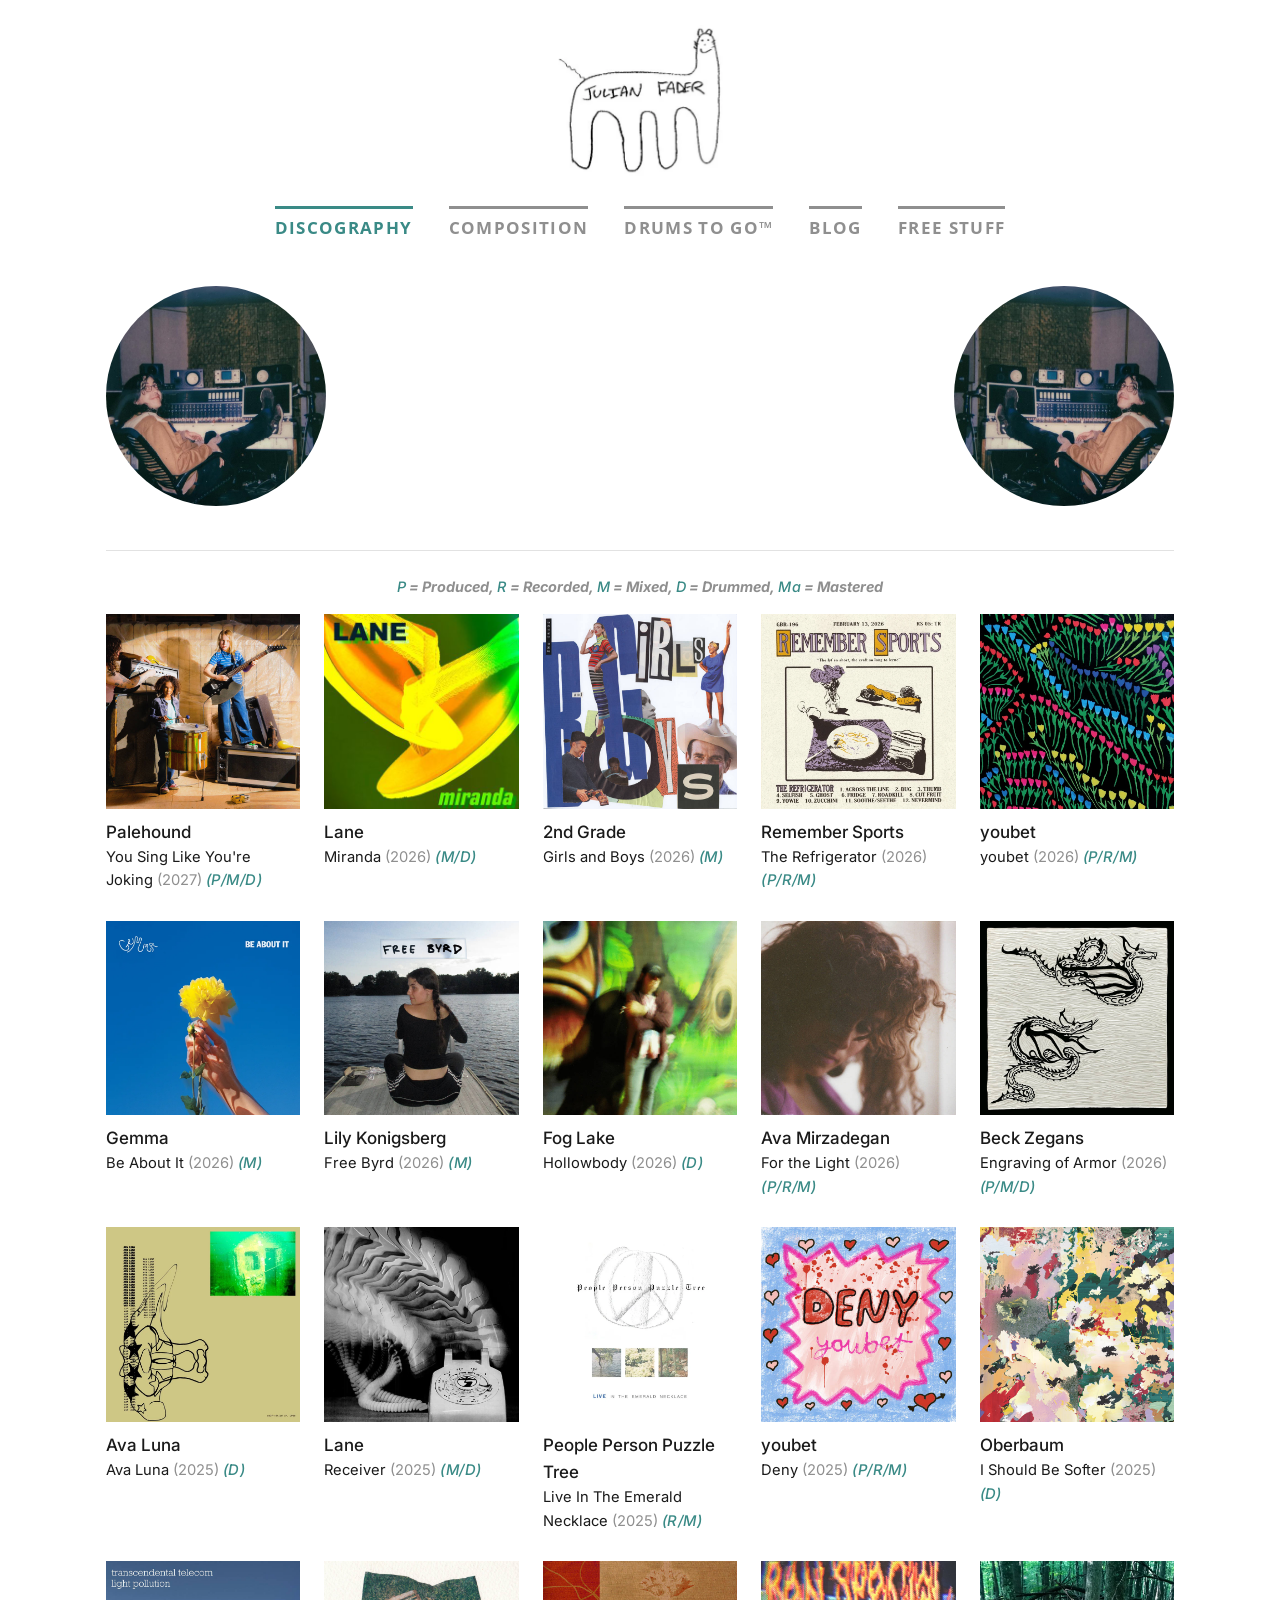
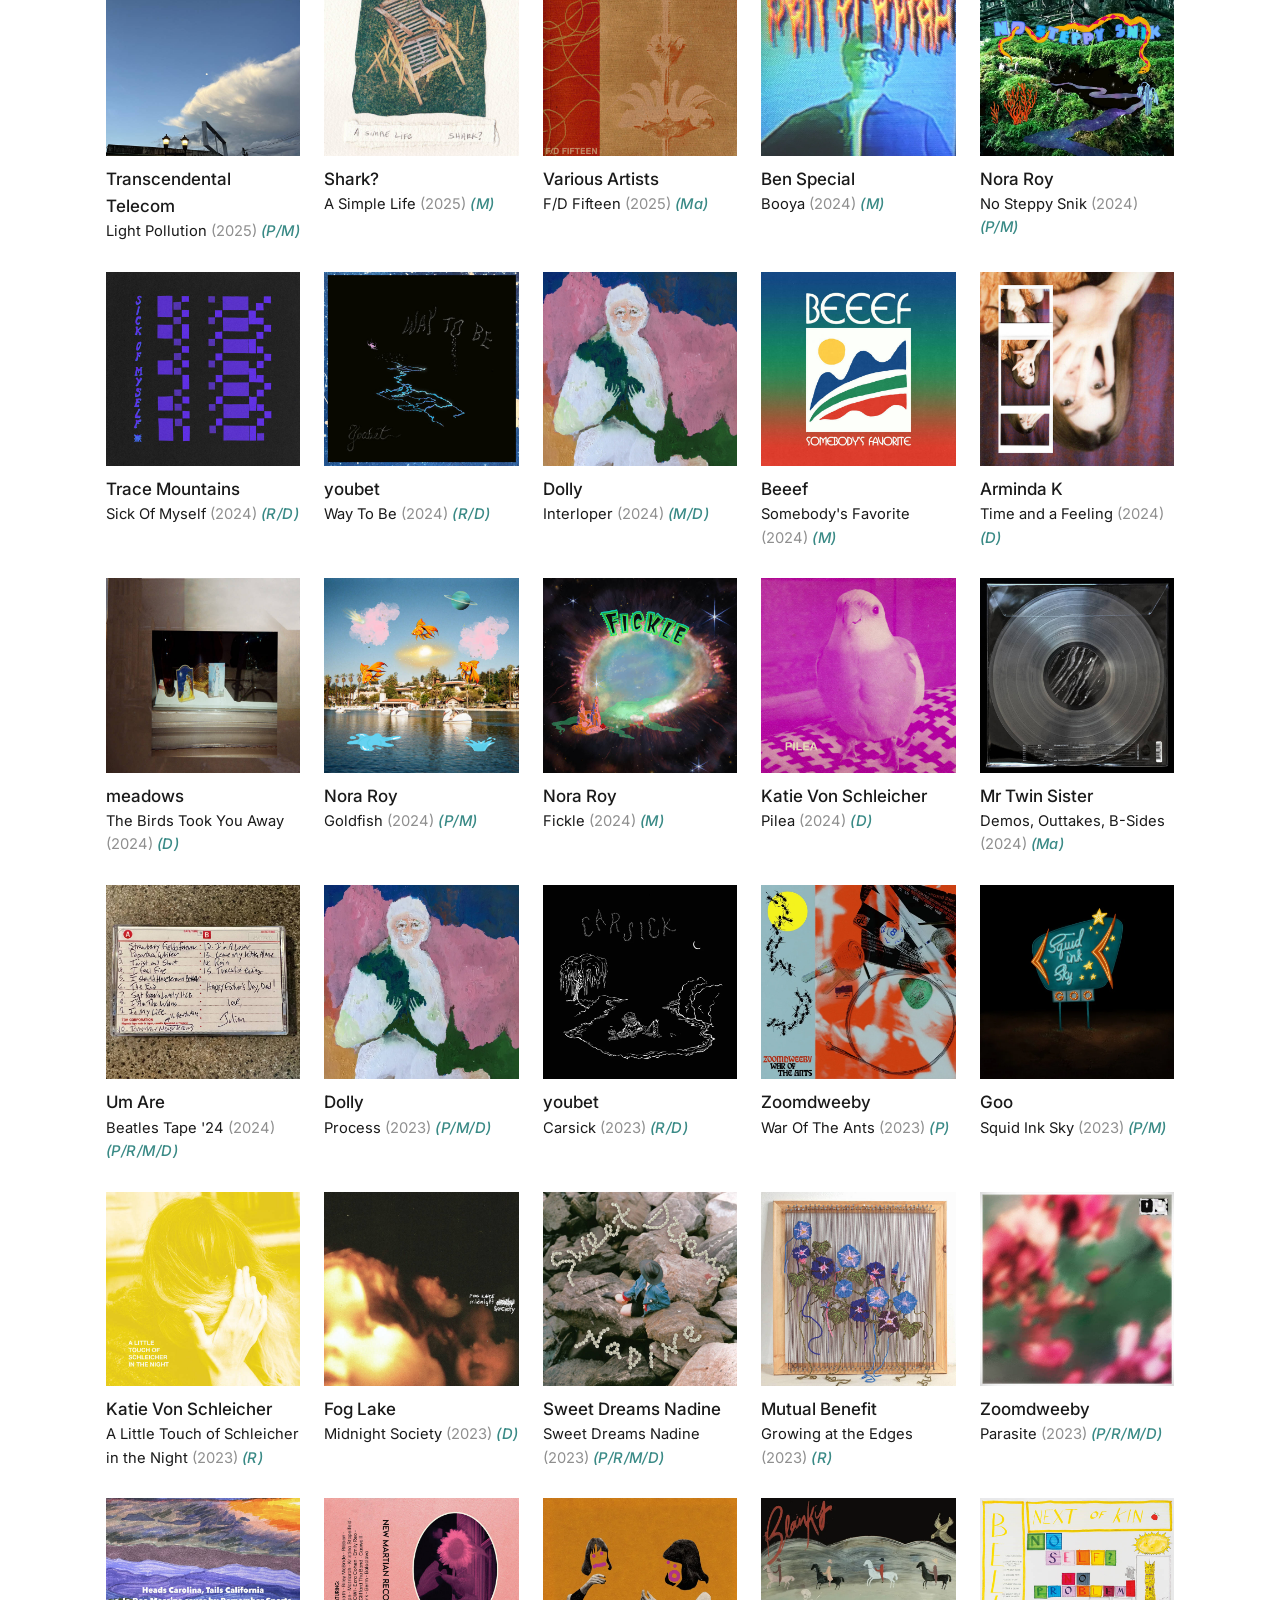
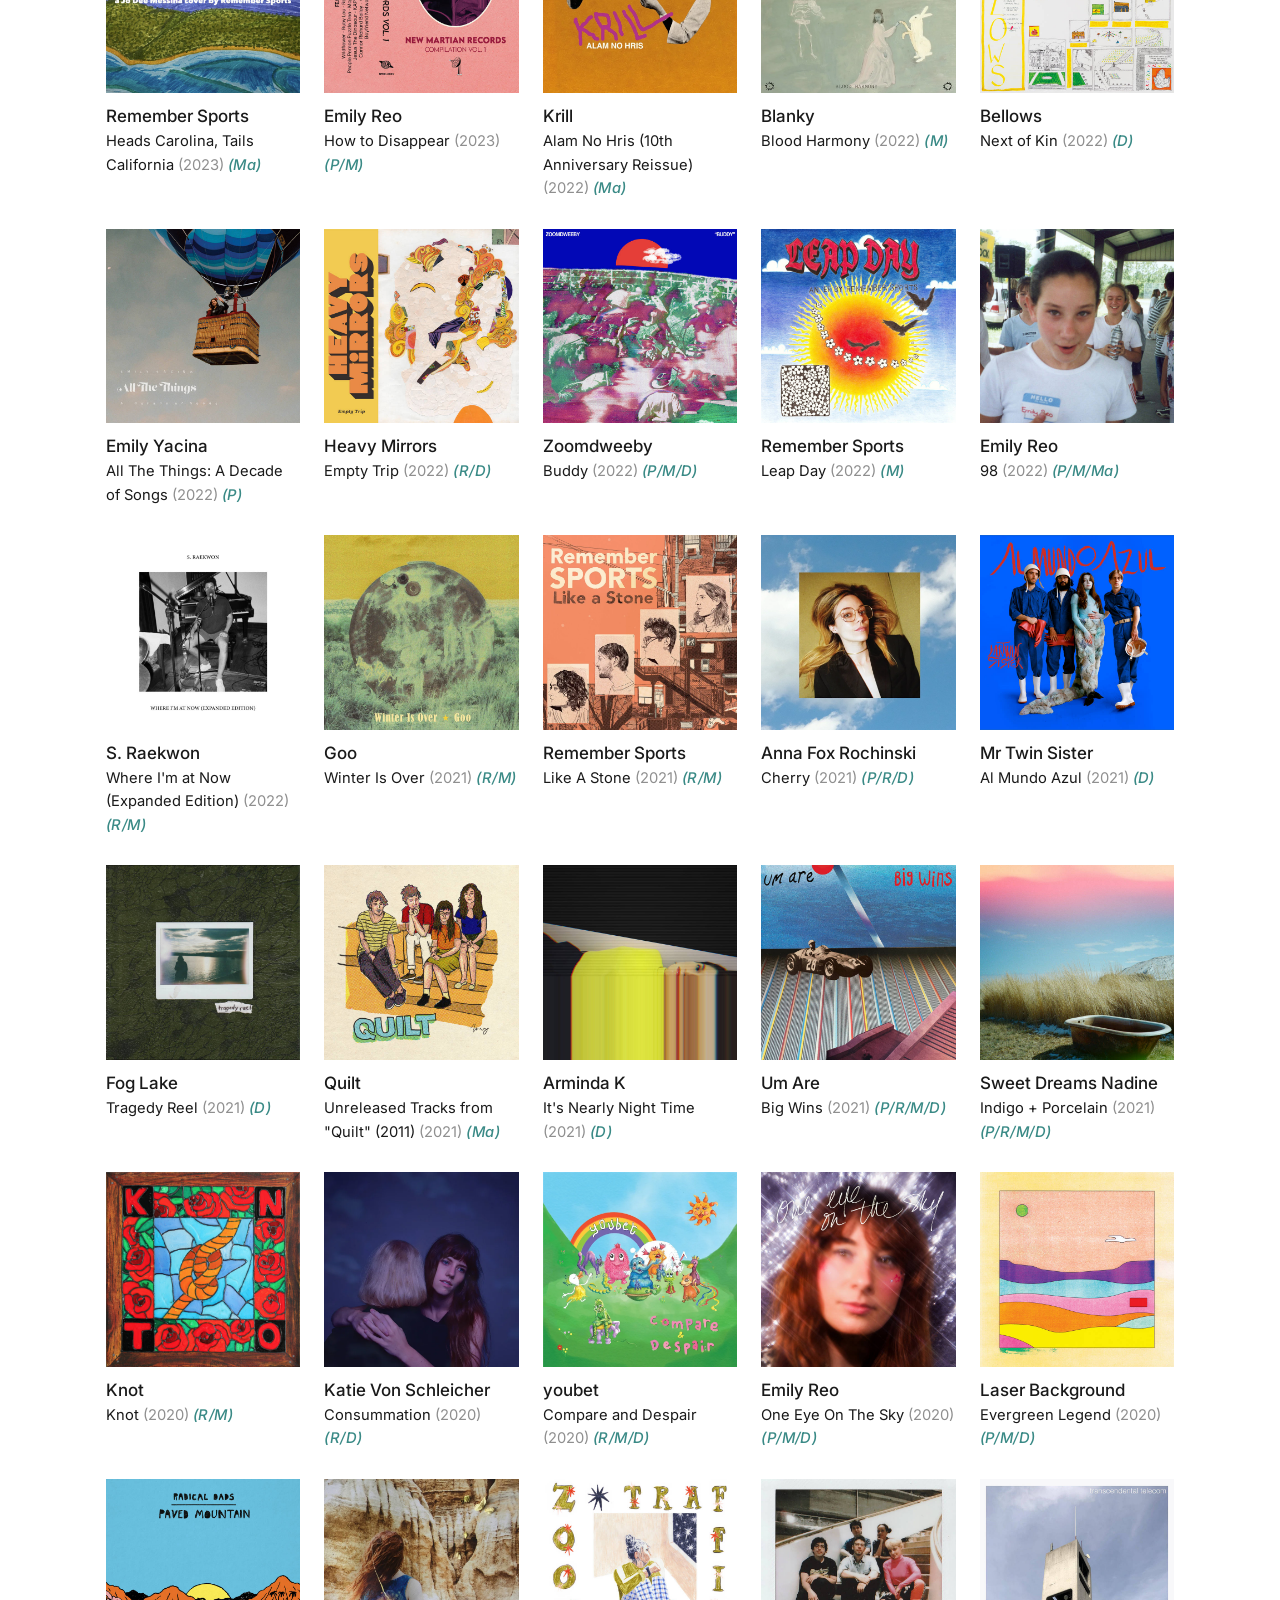
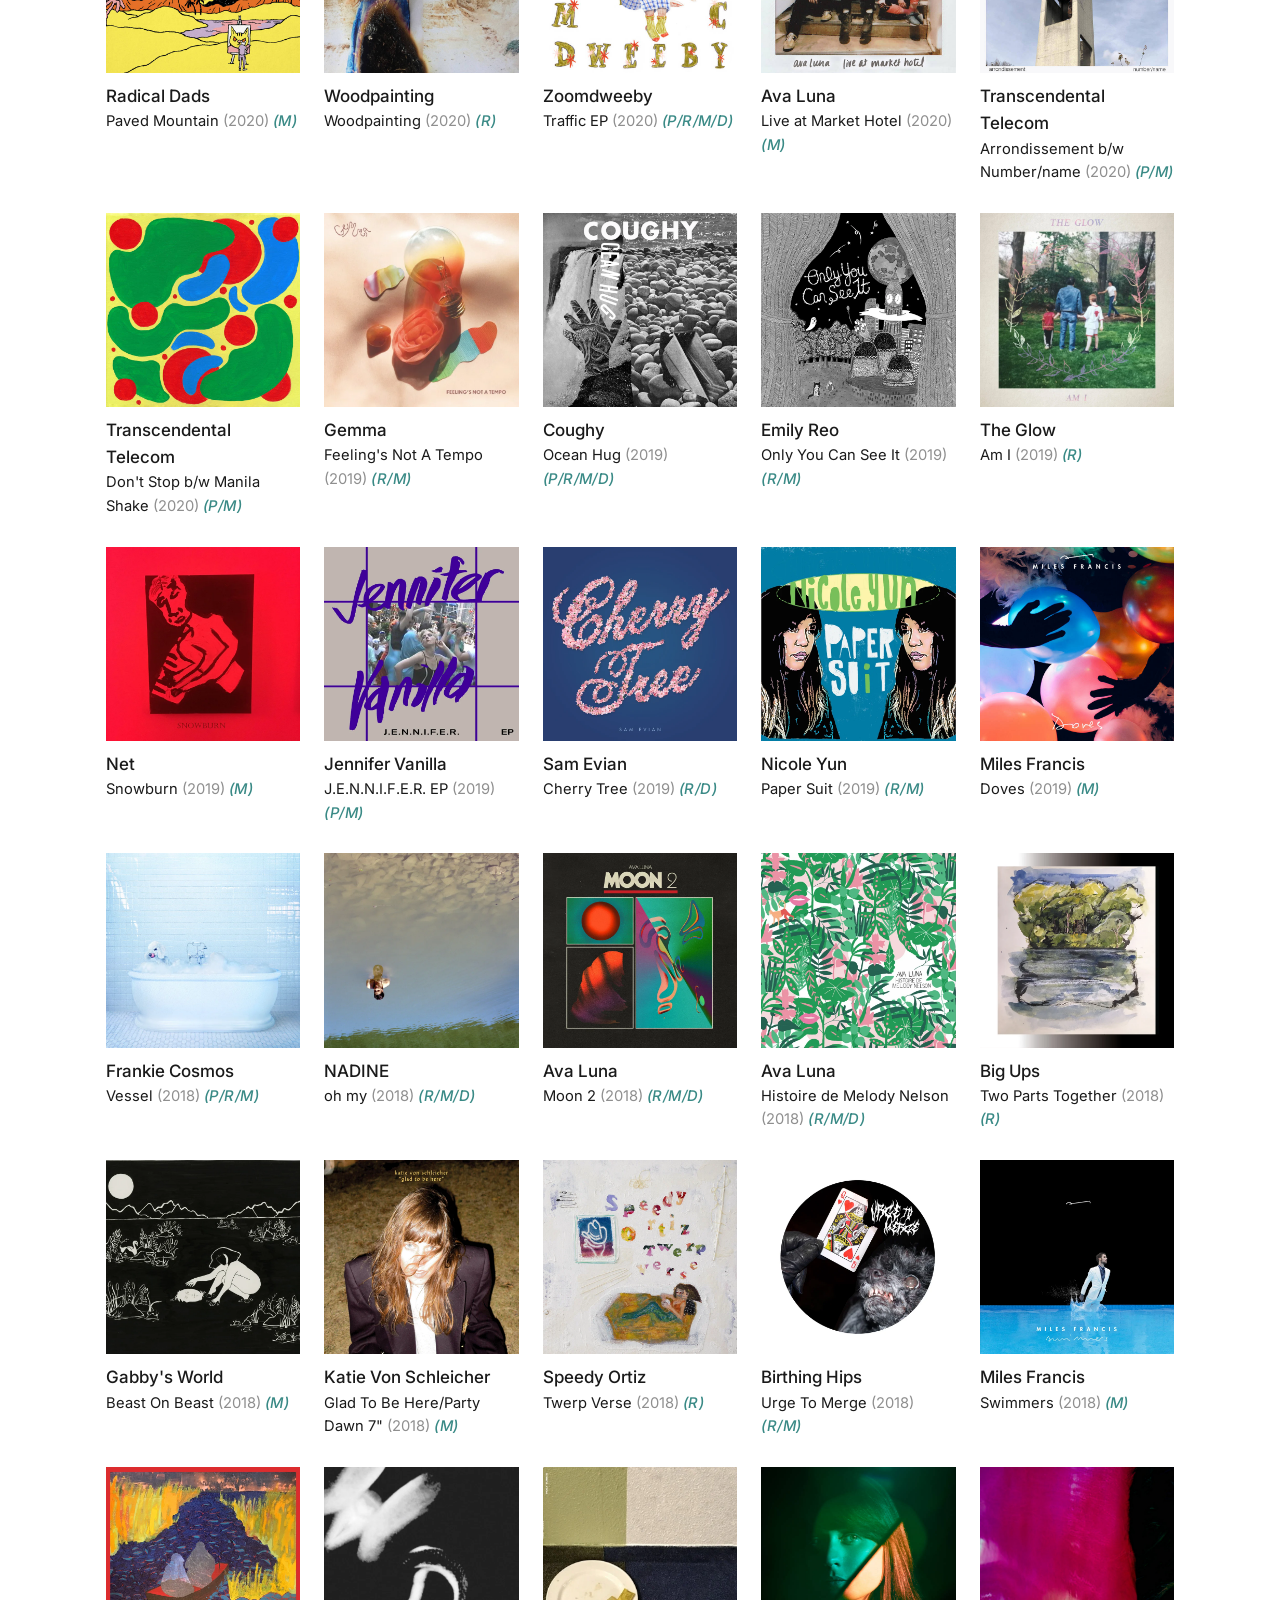
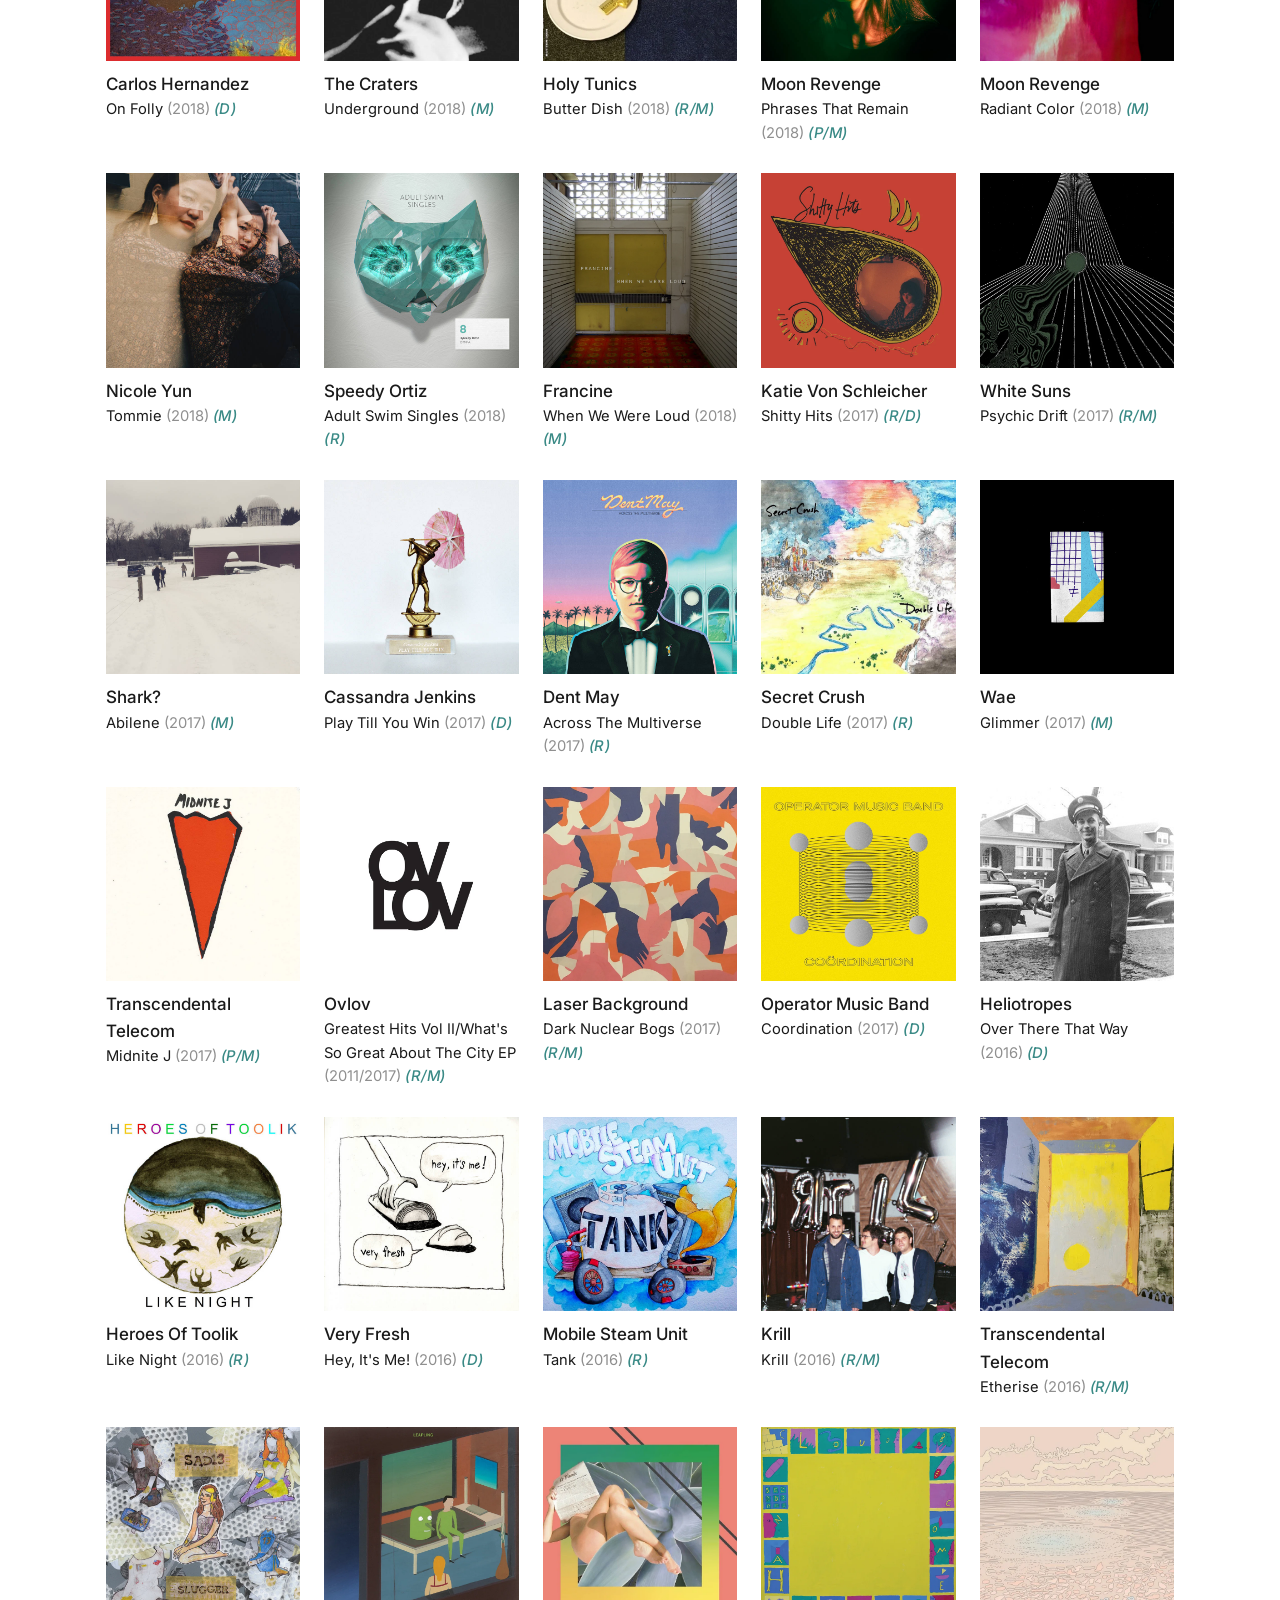
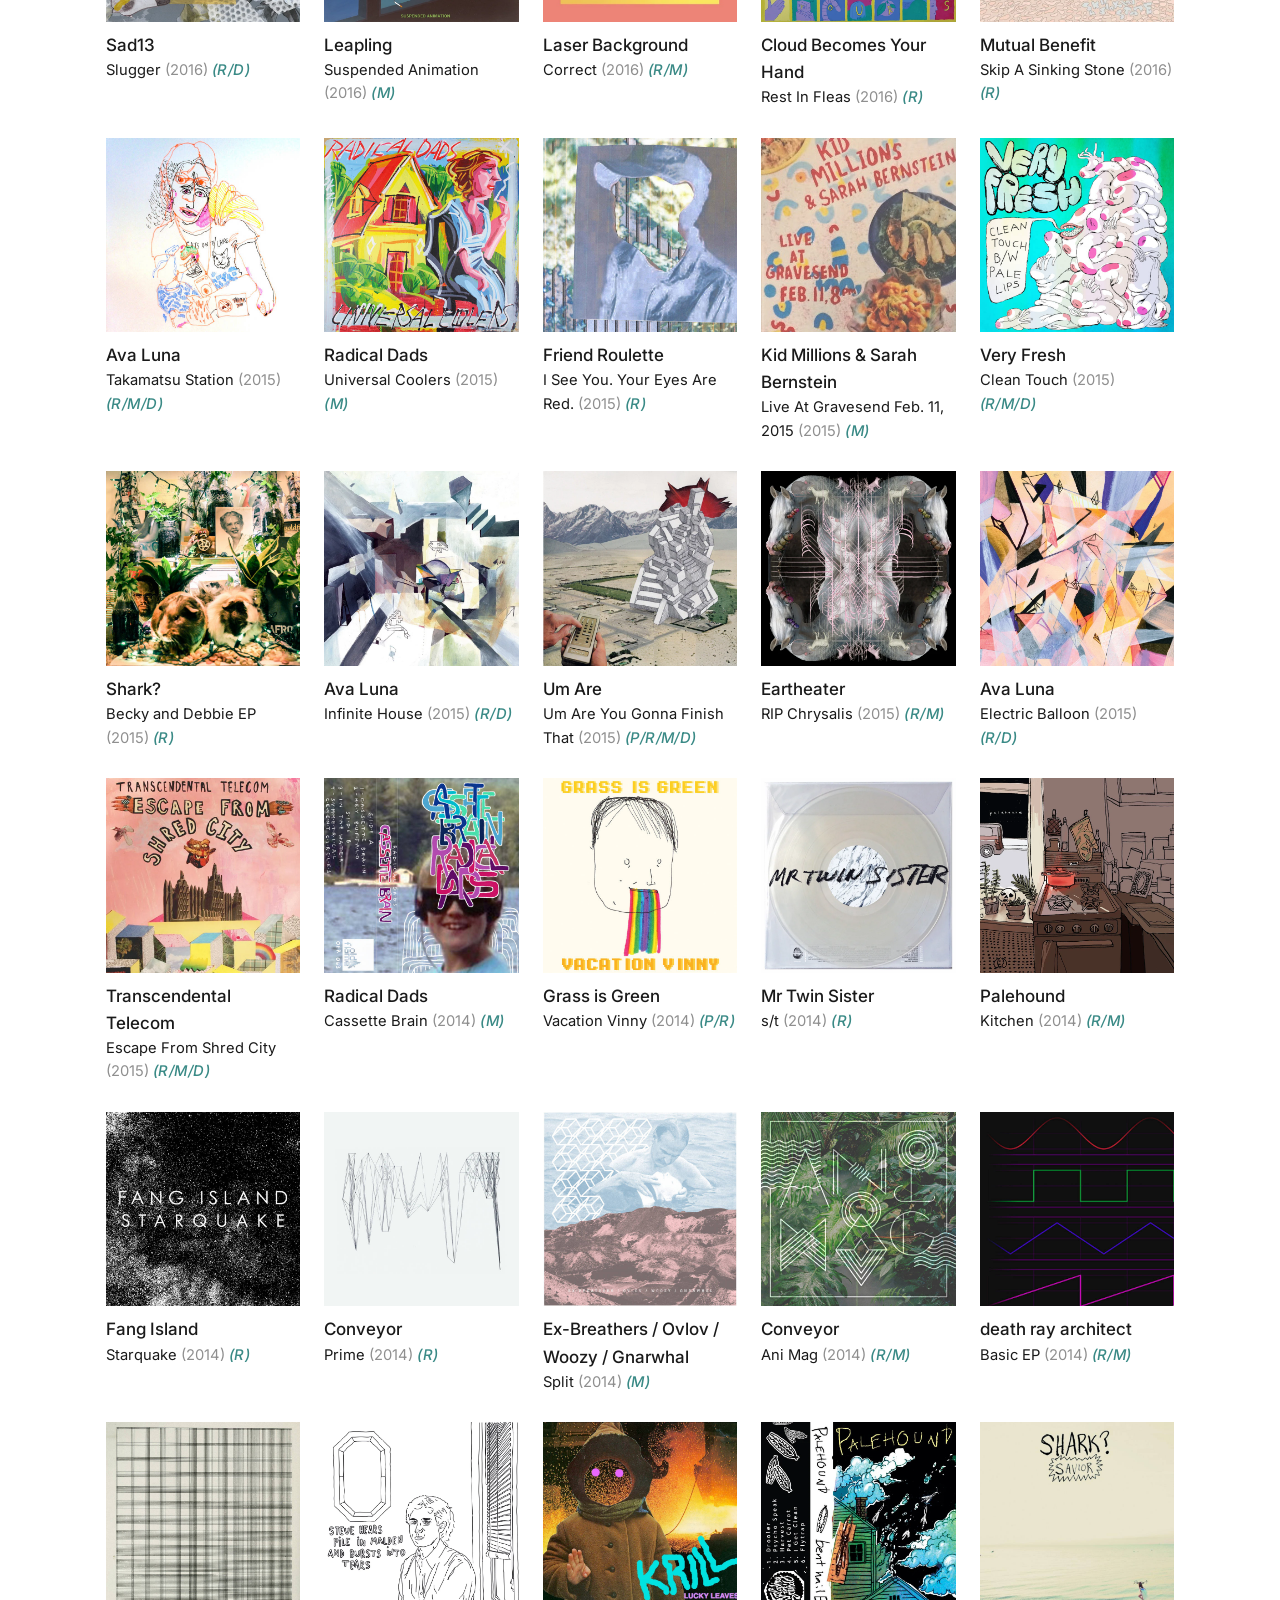
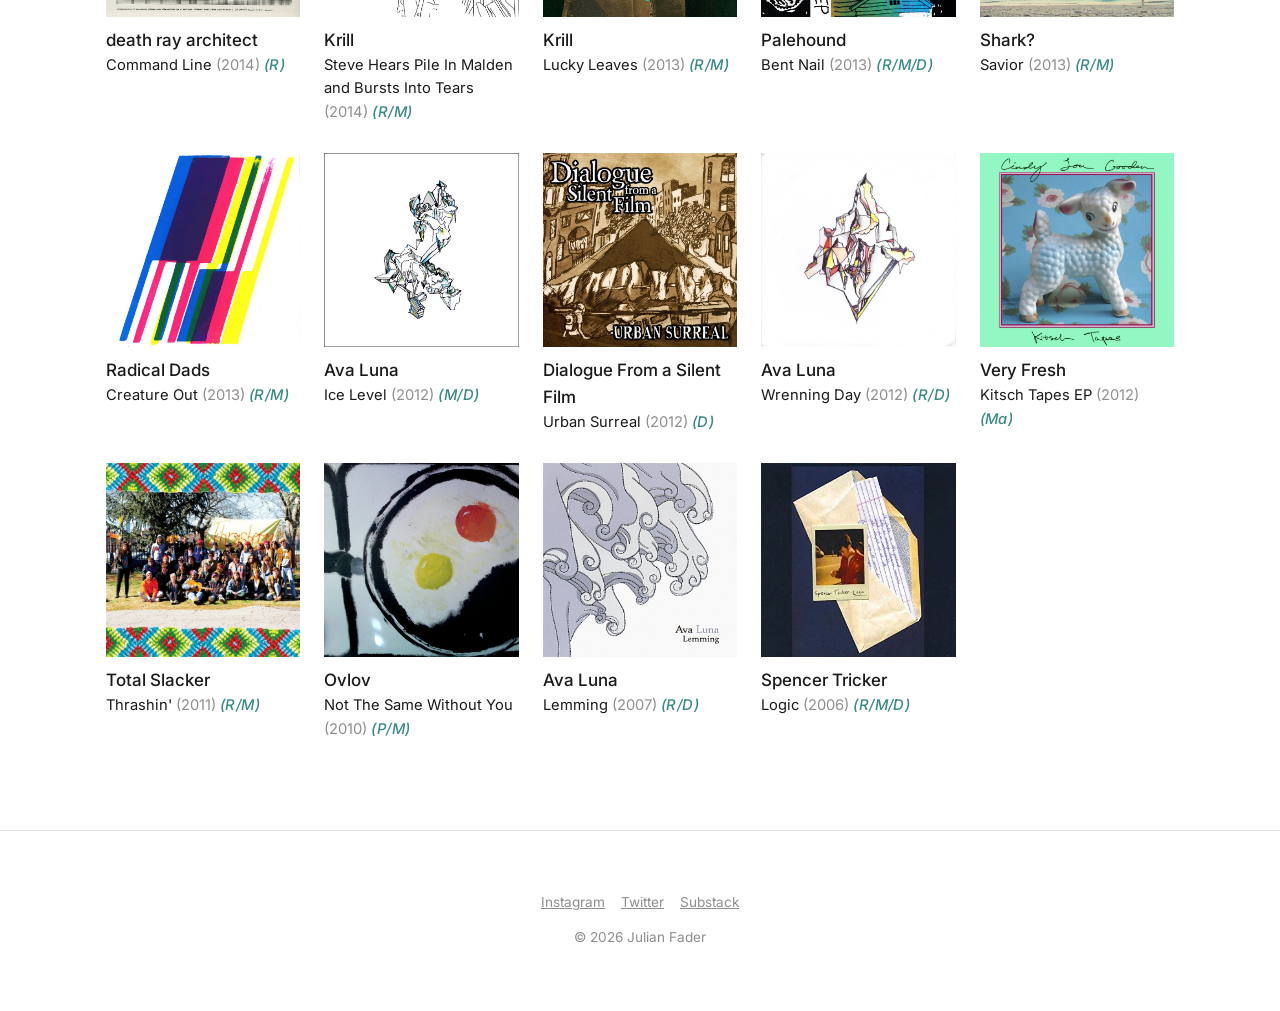
<file: index.html>
<!doctype html>
<html lang="en">
<head>
<meta charset="utf-8">
<meta name="viewport" content="width=device-width, initial-scale=1">
<title>Julian Fader | Producer, Mixer, Drummer, Composer</title>
<meta name="description" content="Boston producer, mixer, drummer and composer. Credits include Remember Sports, Palehound, youbet and Frankie Cosmos.">
<link rel="canonical" href="https://julianfader.space/">
<meta property="og:type" content="website">
<meta property="og:site_name" content="Julian Fader">
<meta property="og:title" content="Julian Fader | Producer, Mixer, Drummer, Composer">
<meta property="og:description" content="Boston producer, mixer, drummer and composer. Credits include Remember Sports, Palehound, youbet and Frankie Cosmos.">
<meta property="og:url" content="https://julianfader.space/">
<meta property="og:image" content="https://julianfader.space/images/studio-left.jpg">
<meta name="twitter:card" content="summary_large_image">
<script type="application/ld+json">{"@context": "https://schema.org", "@type": "Person", "name": "Julian Fader", "url": "https://julianfader.space/", "image": "https://julianfader.space/images/studio-left.jpg", "jobTitle": "Record producer, mixing engineer, drummer and composer", "worksFor": {"@type": "Organization", "name": "Honey Jar", "url": "https://www.honeyjarbrooklyn.com/"}, "address": {"@type": "PostalAddress", "addressLocality": "Boston", "addressRegion": "MA", "addressCountry": "US"}, "sameAs": ["https://www.instagram.com/umareyougonnafinishthat/", "https://twitter.com/coolingpie/", "https://coolingpie.substack.com/", "https://www.mixcloud.com/julbucket/"]}</script>
<link rel="icon" href="/images/favicon.png">
<link rel="preconnect" href="https://fonts.googleapis.com">
<link rel="preconnect" href="https://fonts.gstatic.com" crossorigin>
<link href="https://fonts.googleapis.com/css2?family=Open+Sans:wght@600;700&family=Inter:wght@400;500&display=swap" rel="stylesheet">
<link rel="stylesheet" href="/assets/style.css">
</head>
<body>
<header id="site-header"></header>
<main>

  <section class="hero">
    <img class="circle" src="/images/studio-left.jpg" alt="Julian in the studio">
    <div class="embed">
      <iframe src="https://www.buymusic.club/embed/coolingpie-produced-andor-mixed-by-julian" title="A selection of tunes produced and/or mixed by Julian Fader" loading="lazy"></iframe>
    </div>
    <img class="circle circle-right" src="/images/studio-right.jpg" alt="">
  </section>

  <hr>

  <p class="credit-key"><span class="credit">P</span> = Produced, <span class="credit">R</span> = Recorded, <span class="credit">M</span> = Mixed, <span class="credit">D</span> = Drummed, <span class="credit">Ma</span> = Mastered</p>

  <!-- The records are listed in assets/records.js -->
  <div class="records" id="records"></div>
</main>
<footer id="site-footer"></footer>
<script src="/assets/site.js"></script>
<script src="/assets/records.js"></script>
</body>
</html>
</file>
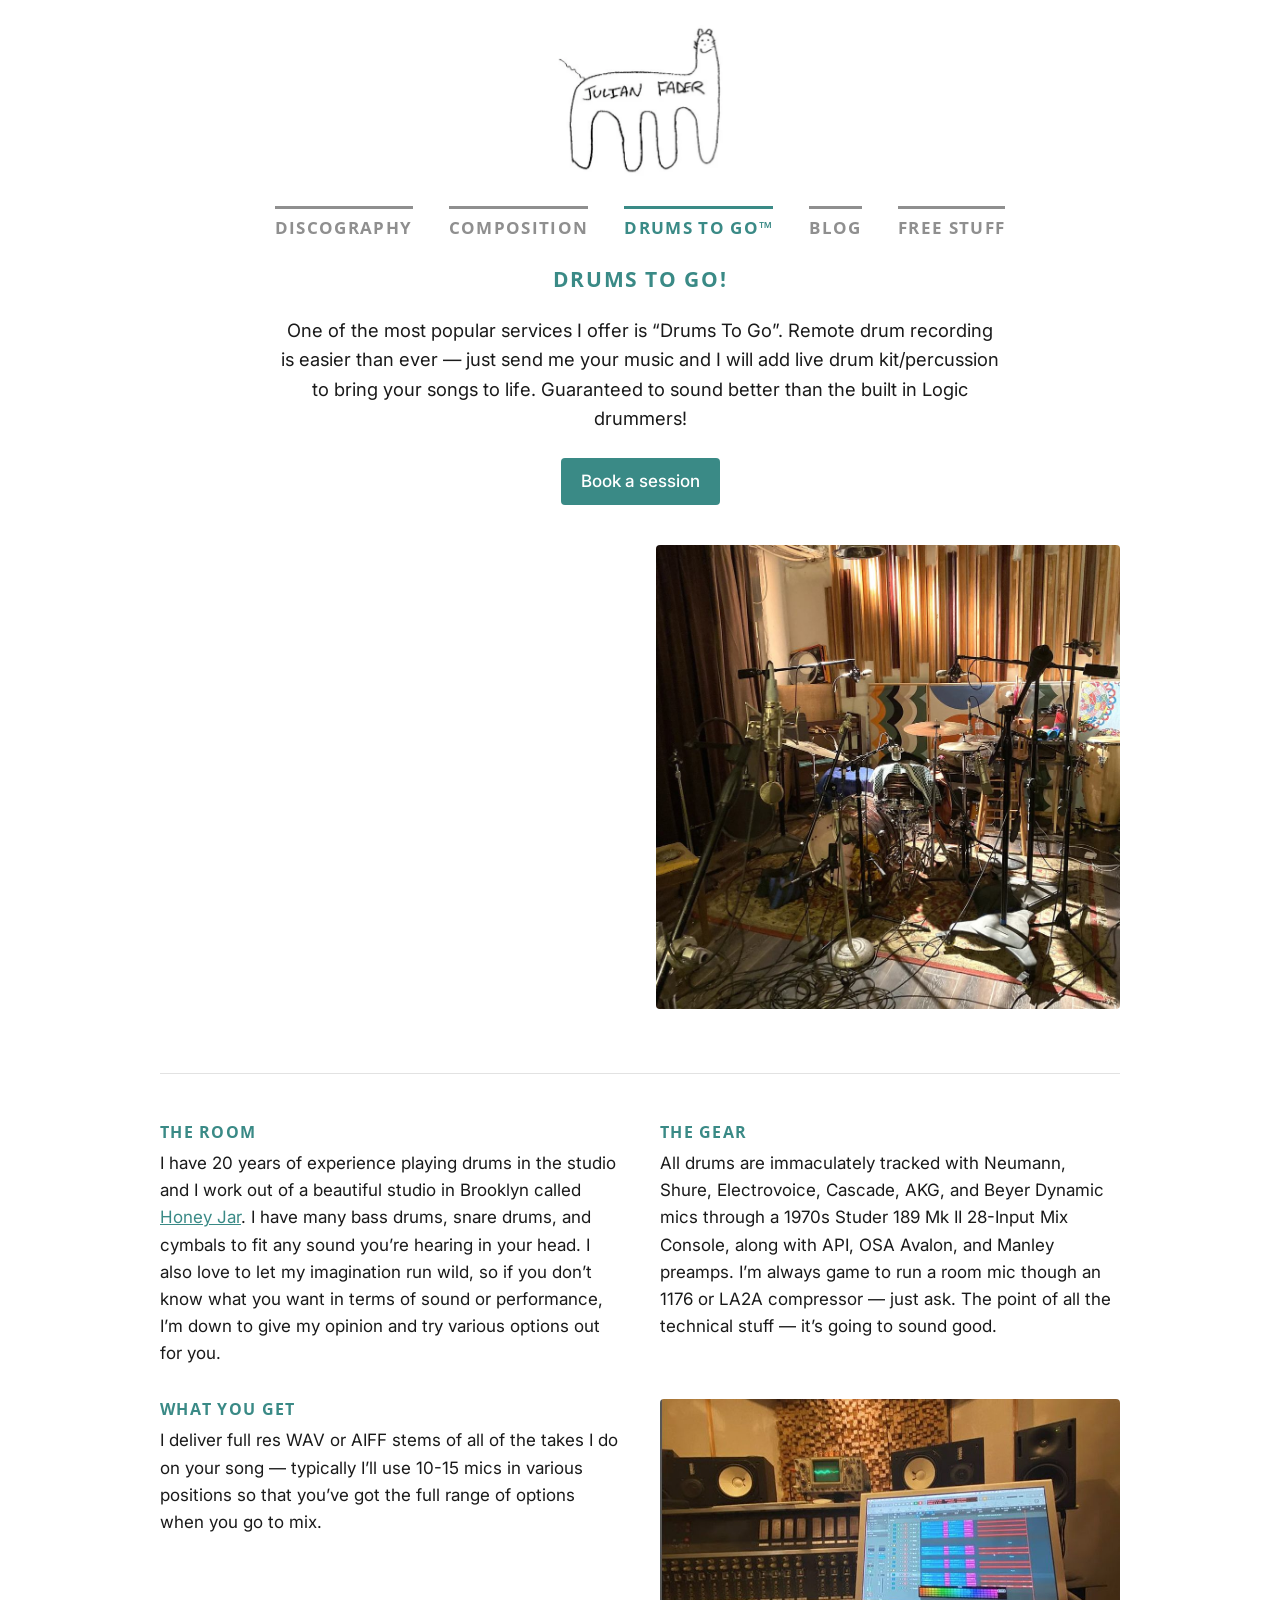
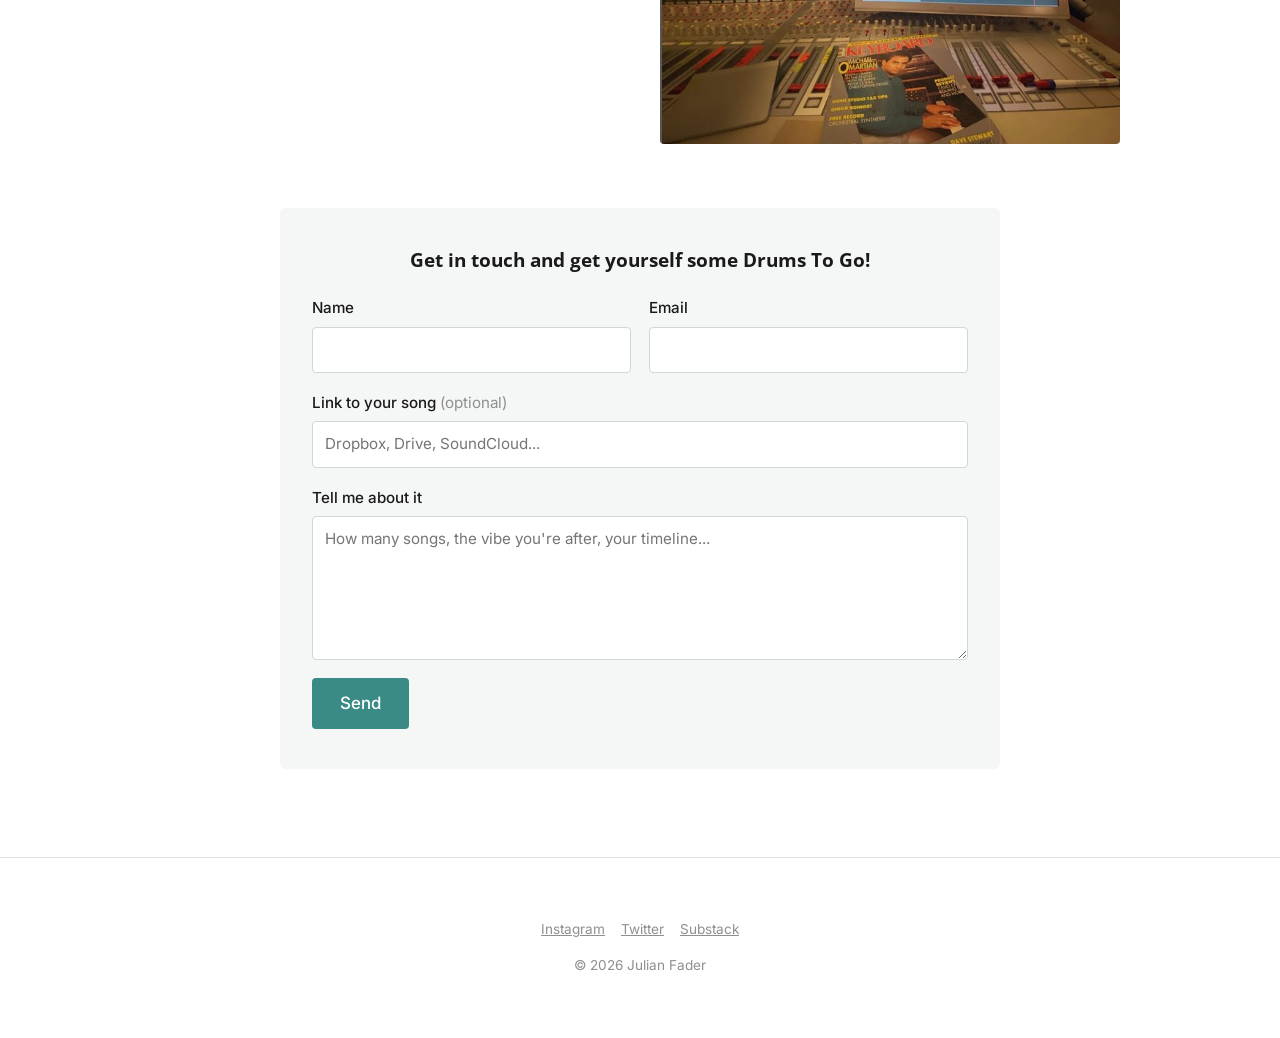
<file: drums.html>
<!doctype html>
<html lang="en">
<head>
<meta charset="utf-8">
<meta name="viewport" content="width=device-width, initial-scale=1">
<title>Drums To Go: Remote Session Drums | Julian Fader</title>
<meta name="description" content="Remote session drums recorded at Honey Jar in Brooklyn. Send your song and get full-res stems of live drum kit and percussion from Julian Fader.">
<link rel="canonical" href="https://julianfader.space/drums.html">
<meta property="og:type" content="website">
<meta property="og:site_name" content="Julian Fader">
<meta property="og:title" content="Drums To Go: Remote Session Drums | Julian Fader">
<meta property="og:description" content="Remote session drums recorded at Honey Jar in Brooklyn. Send your song and get full-res stems of live drum kit and percussion from Julian Fader.">
<meta property="og:url" content="https://julianfader.space/drums.html">
<meta property="og:image" content="https://julianfader.space/images/studio-left.jpg">
<meta name="twitter:card" content="summary_large_image">
<link rel="icon" href="/images/favicon.png">
<link rel="preconnect" href="https://fonts.googleapis.com">
<link rel="preconnect" href="https://fonts.gstatic.com" crossorigin>
<link href="https://fonts.googleapis.com/css2?family=Open+Sans:wght@600;700&family=Inter:wght@400;500&display=swap" rel="stylesheet">
<link rel="stylesheet" href="/assets/style.css">
</head>
<body>
<header id="site-header"></header>
<main>

  <section class="drums">
    <header class="drums-intro">
      <h1>Drums To Go!</h1>
      <p class="lede">One of the most popular services I offer is &ldquo;Drums To Go&rdquo;. Remote drum recording is easier than ever — just send me your music and I will add live drum kit/percussion to bring your songs to life. Guaranteed to sound better than the built in Logic drummers!</p>
      <p><a class="button" href="#book">Book a session</a></p>
    </header>

    <!-- Top: listen + photo -->
    <div class="drums-top">
      <div class="embed drums-player">
        <iframe src="https://www.buymusic.club/embed/julian-fader-drums-by-julian" title="Drums by Julian" loading="lazy"></iframe>
      </div>
      <img class="drums-photo" src="/images/drums-1.jpg" alt="Drum kit set up at Honey Jar">
    </div>

    <div class="drums-cols">
      <div class="drums-block">
        <h2>The room</h2>
        <p>I have 20 years of experience playing drums in the studio and I work out of a beautiful studio in Brooklyn called <a href="https://www.honeyjarbrooklyn.com/" target="_blank" rel="noopener">Honey Jar</a>. I have many bass drums, snare drums, and cymbals to fit any sound you&rsquo;re hearing in your head. I also love to let my imagination run wild, so if you don&rsquo;t know what you want in terms of sound or performance, I&rsquo;m down to give my opinion and try various options out for you.</p>
      </div>
      <div class="drums-block">
        <h2>The gear</h2>
        <p>All drums are immaculately tracked with Neumann, Shure, Electrovoice, Cascade, AKG, and Beyer Dynamic mics through a 1970s Studer 189 Mk II 28-Input Mix Console, along with API, OSA Avalon, and Manley preamps. I&rsquo;m always game to run a room mic though an 1176 or LA2A compressor — just ask. The point of all the technical stuff — it&rsquo;s going to sound good.</p>
      </div>
      <div class="drums-block">
        <h2>What you get</h2>
        <p>I deliver full res WAV or AIFF stems of all of the takes I do on your song — typically I&rsquo;ll use 10-15 mics in various positions so that you&rsquo;ve got the full range of options when you go to mix.</p>
      </div>
      <img class="drums-photo-2" src="/images/drums-2.jpg" alt="Drum session at Honey Jar" loading="lazy">
    </div>

    <!-- Booking form: sends to julbucket@gmail.com through FormSubmit (formsubmit.co) -->
    <div class="book" id="book">
      <h2>Get in touch and get yourself some Drums To Go!</h2>
      <p class="form-sent" id="form-sent" hidden>Thanks! Your message is on its way. I&rsquo;ll get back to you soon.</p>
      <form class="book-form" action="https://formsubmit.co/julbucket@gmail.com" method="POST">
        <input type="hidden" name="_subject" value="Drums To Go inquiry">
        <input type="hidden" name="_template" value="table">
        <input type="hidden" name="_next" value="https://julianfader.space/drums.html?sent=1#book">
        <input type="text" name="_honey" class="honey" tabindex="-1" autocomplete="off" aria-hidden="true">
        <div class="field-row">
          <label><span>Name</span> <input type="text" name="name" required autocomplete="name"></label>
          <label><span>Email</span> <input type="email" name="email" required autocomplete="email"></label>
        </div>
        <label><span>Link to your song <span class="optional">(optional)</span></span> <input type="text" name="song_link" placeholder="Dropbox, Drive, SoundCloud..."></label>
        <label><span>Tell me about it</span> <textarea name="message" rows="5" required placeholder="How many songs, the vibe you're after, your timeline..."></textarea></label>
        <button class="button" type="submit">Send</button>
      </form>
    </div>
  </section>
</main>
<footer id="site-footer"></footer>
<script src="/assets/site.js"></script>
<script>
  // Show a thank-you note after the form sends you back here
  if (new URLSearchParams(location.search).has("sent")) {
    document.getElementById("form-sent").hidden = false;
    document.querySelector(".book-form").hidden = true;
  }
  // _next must point at this site's own address, so it also works on coolingpie.github.io
  document.querySelector('input[name="_next"]').value = location.origin + "/drums.html?sent=1#book";
</script>
</body>
</html>
</file>
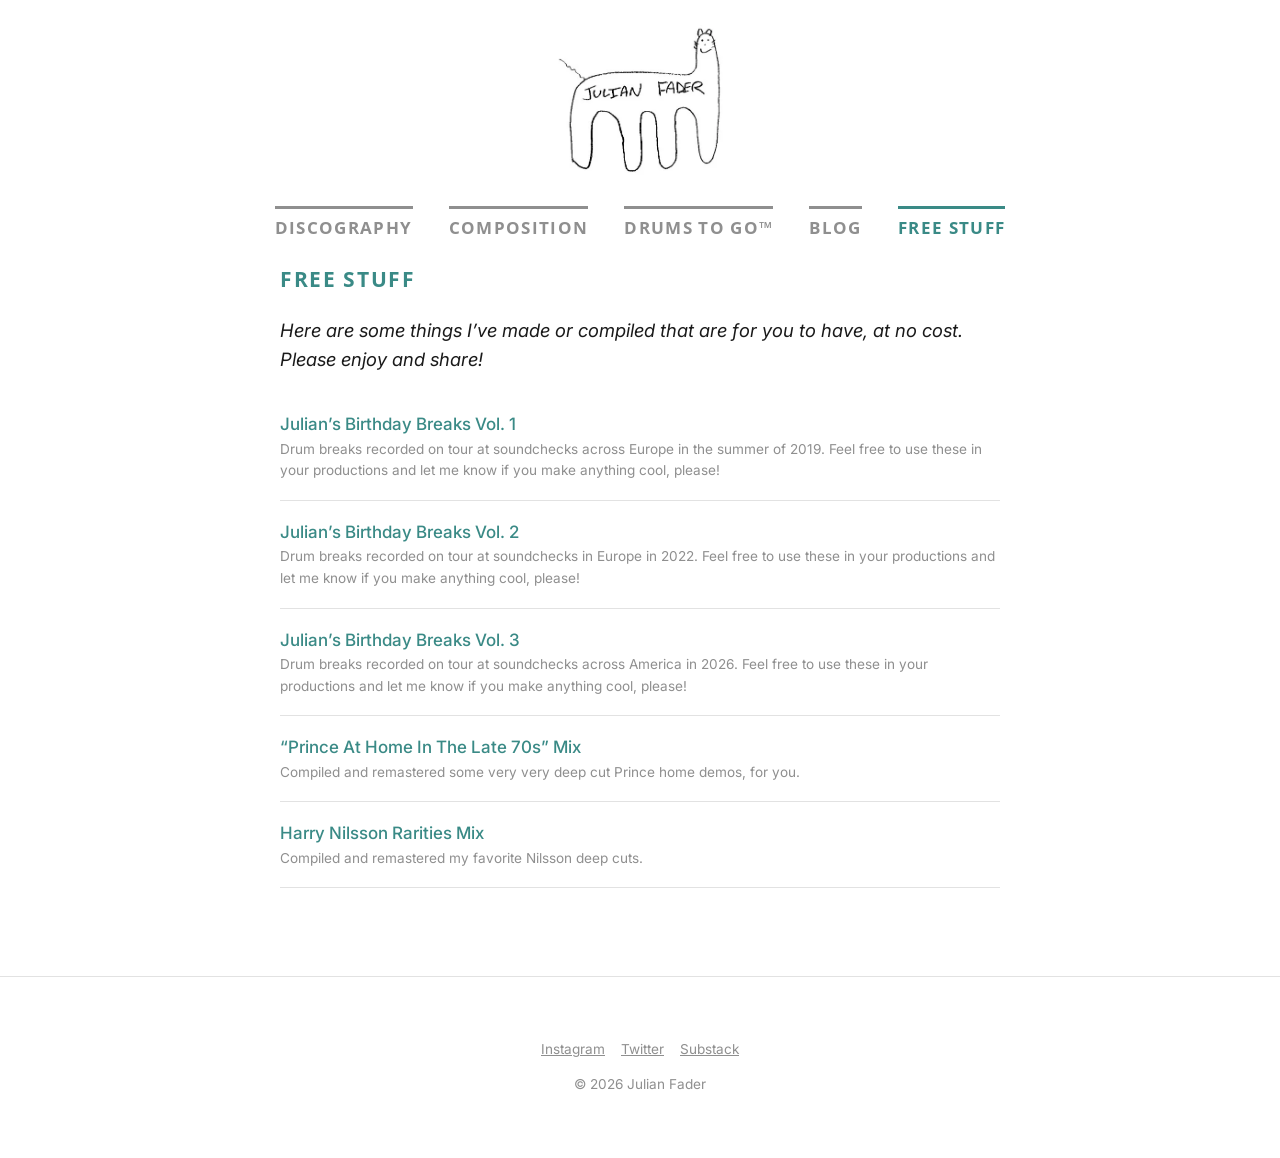
<file: free.html>
<!doctype html>
<html lang="en">
<head>
<meta charset="utf-8">
<meta name="viewport" content="width=device-width, initial-scale=1">
<title>Free Stuff | Julian Fader</title>
<meta name="description" content="Free mixes and downloads from Julian Fader, including the Birthday Breaks drum break series, a Prince mix and a Nilsson mix.">
<link rel="canonical" href="https://julianfader.space/free.html">
<meta property="og:type" content="website">
<meta property="og:site_name" content="Julian Fader">
<meta property="og:title" content="Free Stuff | Julian Fader">
<meta property="og:description" content="Free mixes and downloads from Julian Fader, including the Birthday Breaks drum break series, a Prince mix and a Nilsson mix.">
<meta property="og:url" content="https://julianfader.space/free.html">
<meta property="og:image" content="https://julianfader.space/images/studio-left.jpg">
<meta name="twitter:card" content="summary_large_image">
<link rel="icon" href="/images/favicon.png">
<link rel="preconnect" href="https://fonts.googleapis.com">
<link rel="preconnect" href="https://fonts.gstatic.com" crossorigin>
<link href="https://fonts.googleapis.com/css2?family=Open+Sans:wght@600;700&family=Inter:wght@400;500&display=swap" rel="stylesheet">
<link rel="stylesheet" href="/assets/style.css">
</head>
<body>
<header id="site-header"></header>
<main>

  <div class="narrow">
    <h1>Free Stuff</h1>
    <p class="lede"><em>Here are some things I&rsquo;ve made or compiled that are for you to have, at no cost. Please enjoy and share!</em></p>
    <ul class="list">
      <li><a href="https://www.dropbox.com/sh/h6nhurbdcuv5qfa/AAAyLXHWfBEdkcvDm1Qj2cf5a?dl=0" target="_blank" rel="noopener">Julian&rsquo;s Birthday Breaks Vol. 1</a><span class="meta">Drum breaks recorded on tour at soundchecks across Europe in the summer of 2019. Feel free to use these in your productions and let me know if you make anything cool, please!</span></li>
      <li><a href="https://www.dropbox.com/scl/fo/9rm7snz6hhu1yx4y8ag7t/ACNt1z3Z2uDLFT7EXLTLIp4?rlkey=78e7hp9ps6d1gi66kgdajqkxf&amp;dl=0" target="_blank" rel="noopener">Julian&rsquo;s Birthday Breaks Vol. 2</a><span class="meta">Drum breaks recorded on tour at soundchecks in Europe in 2022. Feel free to use these in your productions and let me know if you make anything cool, please!</span></li>
      <li><a href="https://www.dropbox.com/scl/fo/y8ap9r9pk6wlbysigdy7i/ABIw2lAO8UFkdDXxZcHvFHs?rlkey=yib7oo2s4zod5q95wqtlwyo7x&amp;dl=0" target="_blank" rel="noopener">Julian&rsquo;s Birthday Breaks Vol. 3</a><span class="meta">Drum breaks recorded on tour at soundchecks across America in 2026. Feel free to use these in your productions and let me know if you make anything cool, please!</span></li>
      <li><a href="https://www.mixcloud.com/julbucket/prince-at-home-in-the-late-70s/" target="_blank" rel="noopener">&ldquo;Prince At Home In The Late 70s&rdquo; Mix</a><span class="meta">Compiled and remastered some very very deep cut Prince home demos, for you.</span></li>
      <li><a href="https://www.mixcloud.com/julbucket/secret-nilsson/" target="_blank" rel="noopener">Harry Nilsson Rarities Mix</a><span class="meta">Compiled and remastered my favorite Nilsson deep cuts.</span></li>
    </ul>
  </div>
</main>
<footer id="site-footer"></footer>
<script src="/assets/site.js"></script>
</body>
</html>
</file>
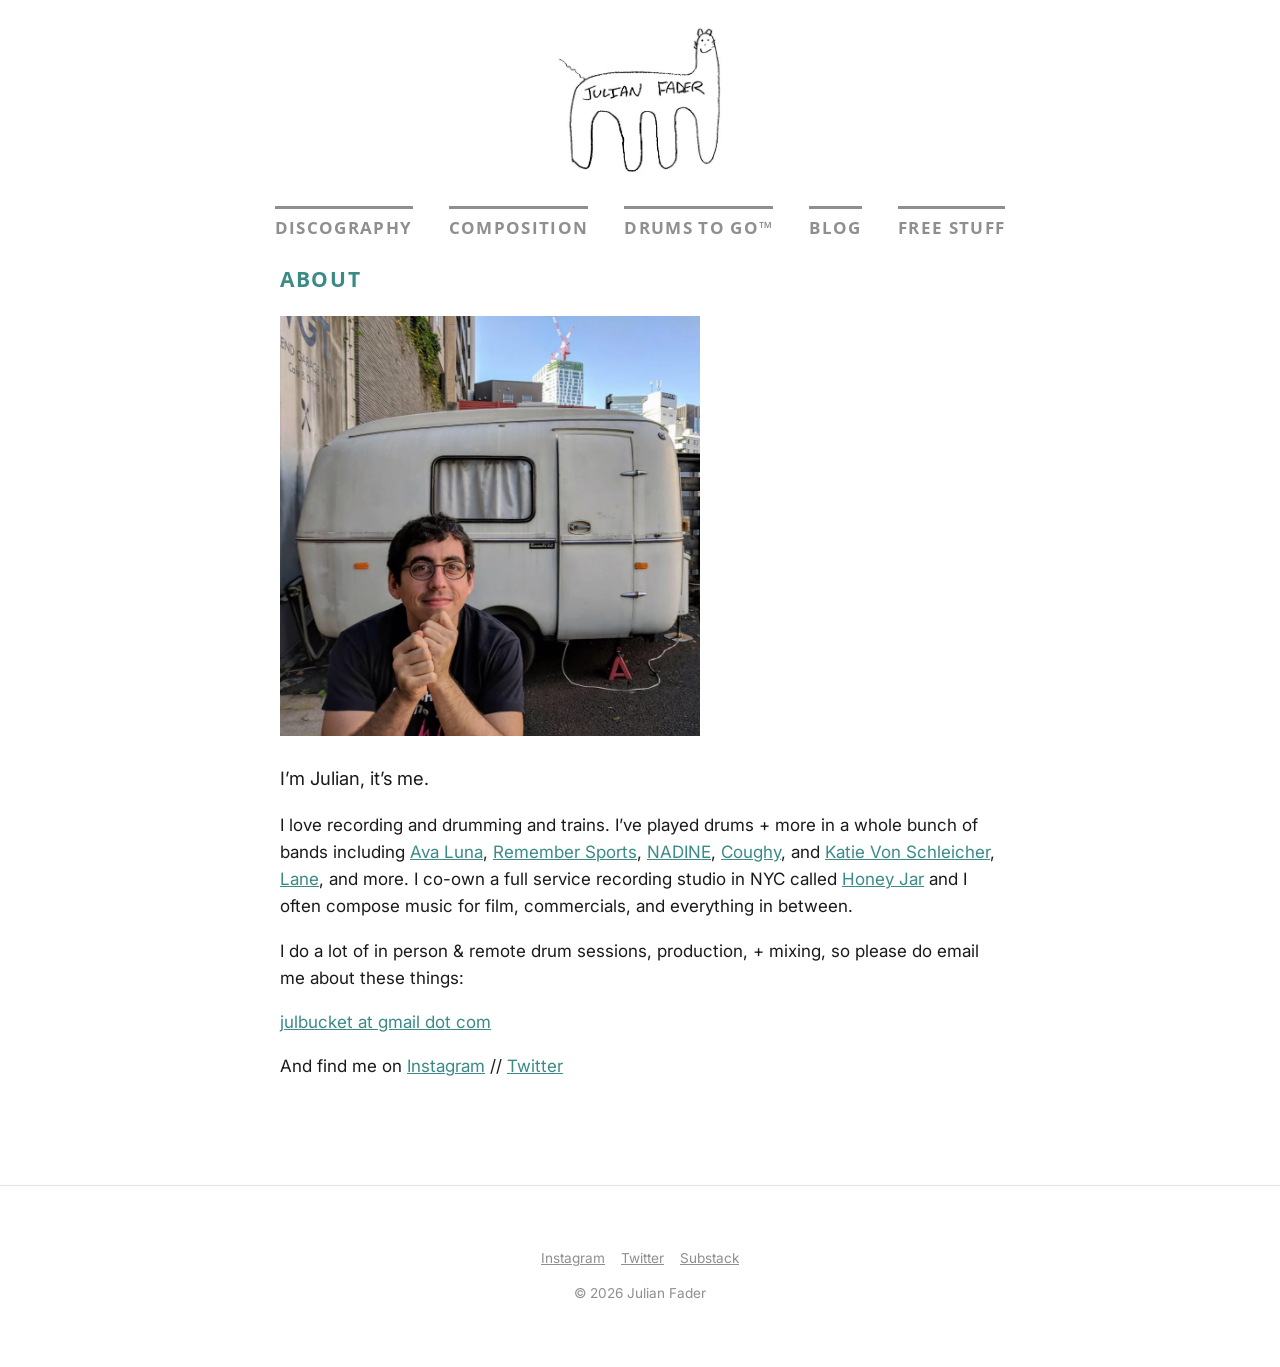
<file: me.html>
<!doctype html>
<html lang="en">
<head>
<meta charset="utf-8">
<meta name="viewport" content="width=device-width, initial-scale=1">
<title>Me | Julian Fader</title>
<meta name="description" content="About Julian Fader: producer, mixer, drummer and composer in Boston.">
<link rel="canonical" href="https://julianfader.space/me.html">
<meta property="og:type" content="website">
<meta property="og:site_name" content="Julian Fader">
<meta property="og:title" content="Me | Julian Fader">
<meta property="og:description" content="About Julian Fader: producer, mixer, drummer and composer in Boston.">
<meta property="og:url" content="https://julianfader.space/me.html">
<meta property="og:image" content="https://julianfader.space/images/studio-left.jpg">
<meta name="twitter:card" content="summary_large_image">
<meta name="robots" content="noindex">
<link rel="icon" href="/images/favicon.png">
<link rel="preconnect" href="https://fonts.googleapis.com">
<link rel="preconnect" href="https://fonts.gstatic.com" crossorigin>
<link href="https://fonts.googleapis.com/css2?family=Open+Sans:wght@600;700&family=Inter:wght@400;500&display=swap" rel="stylesheet">
<link rel="stylesheet" href="/assets/style.css">
</head>
<body>
<header id="site-header"></header>
<main>

  <div class="narrow">
    <h1>About</h1>
    <img class="me-photo" src="/images/me.jpg" alt="Julian Fader">
    <p class="lede">I&rsquo;m Julian, it&rsquo;s me.</p>
    <p>I love recording and drumming and trains. I&rsquo;ve played drums + more in a whole bunch of bands including <a href="http://avalunagroup.com" target="_blank" rel="noopener">Ava Luna</a>, <a href="https://remembersports.bandcamp.com" target="_blank" rel="noopener">Remember Sports</a>, <a href="http://www.memphis-industries.com/artist/nadine/" target="_blank" rel="noopener">NADINE</a>, <a href="http://coffeecupcoffeemug.bandcamp.com" target="_blank" rel="noopener">Coughy</a>, and <a href="https://www.k-v-s.net/" target="_blank" rel="noopener">Katie Von Schleicher</a>, <a href="https://lanetotalwar.bandcamp.com/" target="_blank" rel="noopener">Lane</a>, and more. I co-own a full service recording studio in NYC called <a href="https://www.honeyjarbrooklyn.com/" target="_blank" rel="noopener">Honey Jar</a> and I often compose music for film, commercials, and everything in between.</p>
    <p>I do a lot of in person &amp; remote drum sessions, production, + mixing, so please do email me about these things:</p>
    <p><a href="mailto:julbucket@gmail.com">julbucket at gmail dot com</a></p>
    <p>And find me on <a href="https://www.instagram.com/umareyougonnafinishthat/" target="_blank" rel="noopener">Instagram</a> // <a href="https://twitter.com/coolingpie/" target="_blank" rel="noopener">Twitter</a></p>
  </div>
</main>
<footer id="site-footer"></footer>
<script src="/assets/site.js"></script>
</body>
</html>
</file>
<file: assets/style.css>
/* ============ Colors and fonts: change these to restyle the whole site ============ */
:root {
  --accent: #3a8a86;
  --muted: #8f8f8f;
  --line: #e2e2e2;
  --text: #1a1a1a;
  --bg: #ffffff;
  --head: "Open Sans", system-ui, sans-serif;
  --body: "Inter", system-ui, sans-serif;
}

* { box-sizing: border-box; }
html { scroll-behavior: smooth; }
body {
  margin: 0;
  background: var(--bg);
  color: var(--text);
  font-family: var(--body);
  font-size: 17px;
  line-height: 1.6;
}
img { max-width: 100%; display: block; }
a { color: var(--accent); }

/* ============ Header and nav ============ */
.site-header { text-align: center; padding: 14px 16px 0; }
.site-header > a { text-decoration: none; display: inline-block; }
.logo { width: 170px; height: auto; margin: 0 auto; mix-blend-mode: multiply; }
.tagline {
  margin: 6px 0 0; font-family: var(--head); font-weight: 600; font-size: .82rem;
  letter-spacing: .14em; text-transform: uppercase; color: var(--muted);
}
.logo-text {
  font-family: var(--head); font-weight: 700; font-size: 2rem;
  color: var(--text); text-decoration: none; letter-spacing: 0.04em;
}

.site-nav ul {
  list-style: none; padding: 0; margin: 16px auto 0;
  display: flex; flex-wrap: wrap; justify-content: center; gap: 12px 36px;
}
.site-nav a {
  display: inline-block;
  font-family: var(--head); font-weight: 700;
  font-size: 1.05rem; letter-spacing: 0.08em; text-transform: uppercase;
  text-decoration: none; color: var(--muted);
  border-top: 3px solid var(--muted); padding-top: 6px;
  transition: color .15s, border-color .15s;
}
.site-nav a:hover,
.site-nav a[aria-current="page"] { color: var(--accent); border-color: var(--accent); }

/* ============ Layout ============ */
main { max-width: 1100px; margin: 0 auto; padding: 24px 16px; }
.narrow { max-width: 720px; margin-left: auto; margin-right: auto; }
h1, h2, h3 { font-family: var(--head); line-height: 1.25; }
h1 {
  font-size: 1.3rem; text-transform: uppercase; letter-spacing: 0.08em;
  color: var(--accent); margin: 0 0 24px;
}
h2 { font-size: 1.15rem; margin-top: 48px; }
hr { border: 0; border-top: 1px solid var(--line); margin: 24px 0; }
.lede { font-size: 1.15rem; }

/* ============ Home hero: photo / Buy Music Club / photo ============ */
.hero { display: grid; grid-template-columns: auto 1fr auto; gap: 24px; align-items: center; margin: 0 auto; }
.circle {
  aspect-ratio: 1; width: 100%; border-radius: 50%;
  object-fit: cover; background: #dfe6e2;
}
.embed iframe { width: 100%; border: 0; height: 260px; display: block; }
@media (min-width: 761px) {
  .hero .circle { width: 220px; }
  .hero .embed { padding: 0 32px; }
}

/* ============ Photos ============ */
.me-photo { width: 100%; max-width: 420px; margin: 0 0 28px; background: #eee; }

/* ============ Record grid ============ */
.records {
  display: grid; gap: 28px 24px;
  grid-template-columns: repeat(auto-fill, minmax(190px, 1fr)); align-items: start;
}
.record {
  display: flex; flex-direction: column; justify-content: flex-start; align-items: stretch;
  text-decoration: none; color: var(--text);
  font: inherit; text-align: left; background: none; border: 0; padding: 0; width: 100%;
}
.record > span { display: block; }
.cover-wrap { position: relative; }
.playable { cursor: pointer; }
.playable:focus-visible { outline: 3px solid var(--accent); outline-offset: 4px; }
.play-badge {
  position: absolute; right: 10px; bottom: 10px; width: 38px; height: 38px; border-radius: 50%;
  background: rgba(255,255,255,.92); box-shadow: 0 1px 4px rgba(0,0,0,.25);
  opacity: 0; transition: opacity .15s;
}
.play-badge::after {
  content: ""; position: absolute; left: 15px; top: 11px;
  border-style: solid; border-width: 8px 0 8px 13px; border-color: transparent transparent transparent var(--accent);
}
.playable:hover .play-badge, .playable:focus-visible .play-badge { opacity: 1; }
@media (hover: none) { .play-badge { opacity: 1; } }

/* ============ Bandcamp pop-up player ============ */
.player-modal {
  position: fixed; inset: 0; z-index: 50; background: rgba(20,24,24,.6);
  display: flex; align-items: center; justify-content: center;
  padding: max(16px, env(safe-area-inset-top)) max(16px, env(safe-area-inset-right)) max(16px, env(safe-area-inset-bottom)) max(16px, env(safe-area-inset-left));
}
.player-modal[hidden] { display: none; }
.player-box { position: relative; width: 100%; max-width: 420px; background: #fff; border-radius: 6px; padding: 44px 12px 12px; }
.player-frame iframe { display: block; width: 100%; height: min(560px, 75vh); border: 0; }
.player-close {
  position: absolute; top: 6px; right: 8px; width: 34px; height: 34px;
  border: 0; background: none; font-size: 28px; line-height: 1; color: var(--muted); cursor: pointer;
}
.player-close:hover, .player-close:focus-visible { color: var(--accent); }
body.modal-open { overflow: hidden; }
.record img {
  aspect-ratio: 1; width: 100%; object-fit: cover; background: #eee;
  transition: transform .2s;
}
.record:hover img { transform: scale(1.02); }
.record .artist { margin: 10px 0 0; font-weight: 500; }
.record .title { margin: 0; font-size: .92rem; }
.record .year { color: var(--muted); }

/* ============ Lists (Free Stuff) ============ */
.list { list-style: none; padding: 0; margin: 0; }
.list li { padding: 18px 0; border-bottom: 1px solid var(--line); }
.list a { font-weight: 500; text-decoration: none; }
.list a:hover { text-decoration: underline; }
.list .meta { display: block; font-size: .85rem; color: var(--muted); }

/* ============ Buttons ============ */
.button {
  display: inline-block; padding: 10px 20px; border-radius: 4px;
  background: var(--accent); color: #fff; text-decoration: none; font-weight: 500;
}
.button:hover { opacity: .88; }

/* ============ Footer ============ */
.site-footer {
  text-align: center; color: var(--muted); font-size: .85rem;
  padding: 48px 16px; border-top: 1px solid var(--line); margin-top: 64px;
}
.site-footer a { color: var(--muted); margin: 0 8px; }

/* ============ Phones ============ */
@media (max-width: 760px) {
  body { font-size: 16px; }
  .hero { grid-template-columns: 1fr; gap: 32px; }
  .circle { max-width: 320px; margin: 0 auto; }
  .circle-right { display: none; }
  .site-nav ul { gap: 10px 18px; }
  .site-nav a { font-size: .85rem; }
  .records { grid-template-columns: repeat(2, 1fr); gap: 20px 14px; }
}

/* ============ Role codes ============ */
.credit { color: var(--accent); font-weight: 500; letter-spacing: .03em; font-style: italic; }
.credit-key { margin: 0 0 16px; font-size: clamp(8px, 2.4vw, .9rem); color: var(--muted); white-space: nowrap; font-style: italic; text-align: center; font-weight: 700; }

/* ============ Drums To Go ============ */
.drums { max-width: 960px; margin: 0 auto; }
.drums-intro { max-width: 720px; margin: 0 auto 40px; text-align: center; }
.drums-intro .lede { margin-bottom: 24px; }
.drums-top { display: grid; grid-template-columns: minmax(0, 1fr) minmax(0, 1fr); gap: 32px; align-items: center; }
.drums-player iframe { height: 420px; }
.drums-photo { width: 100%; aspect-ratio: 1; object-fit: cover; border-radius: 4px; background: #eee; }
.drums-cols {
  display: grid; grid-template-columns: repeat(2, minmax(0, 1fr)); gap: 32px 40px;
  margin: 64px 0; padding-top: 48px; border-top: 1px solid var(--line);
}
.drums-block h2 { margin: 0 0 8px; font-size: 1rem; text-transform: uppercase; letter-spacing: .08em; color: var(--accent); }
.drums-block p { margin: 0; }
.drums-photo-2 { width: 100%; aspect-ratio: 4 / 3; object-fit: cover; border-radius: 4px; background: #eee; }
.book { background: #f4f7f6; border-radius: 6px; padding: 40px 32px; max-width: 720px; margin: 0 auto; }
.book h2 { margin: 0 0 24px; text-align: center; font-size: 1.2rem; }
.book-form { display: grid; gap: 18px; }
.book-form[hidden] { display: none; }
.book-form label { display: grid; gap: 6px; font-weight: 500; font-size: .95rem; }
.book-form .optional { font-weight: 400; color: var(--muted); }
.book-form input, .book-form textarea {
  font: inherit; font-weight: 400; padding: 10px 12px; border: 1px solid #cfd8d6; border-radius: 4px; background: #fff; color: var(--text);
}
.book-form input:focus, .book-form textarea:focus { outline: 2px solid var(--accent); outline-offset: 1px; border-color: var(--accent); }
.book-form .button { justify-self: start; border: 0; font: inherit; font-weight: 500; cursor: pointer; padding: 12px 28px; }
.field-row { display: grid; grid-template-columns: 1fr 1fr; gap: 18px; }
.honey { position: absolute; left: -9999px; }
.form-sent { text-align: center; font-size: 1.1rem; color: var(--accent); margin: 0; }
@media (max-width: 760px) {
  .drums-top, .drums-cols, .field-row { grid-template-columns: 1fr; }
  .drums-player iframe { height: 400px; }
  .book { padding: 28px 18px; }
}

/* ============ Composition ============ */
.comp { max-width: 960px; margin: 0 auto; }
.comp-intro { max-width: 720px; margin: 0 auto 40px; text-align: center; }
.comp-head {
  margin: 64px 0 20px; padding-top: 40px; border-top: 1px solid var(--line);
  font-size: 1rem; text-transform: uppercase; letter-spacing: .08em; color: var(--accent);
}
.clip { margin: 0; }
.clip-grid { display: grid; grid-template-columns: repeat(2, minmax(0, 1fr)); gap: 36px 28px; }
.clip-play {
  position: relative; display: block; width: 100%; padding: 0; border: 0; background: #111;
  cursor: pointer; overflow: hidden; border-radius: 4px;
}
.clip-play img {
  display: block; width: 100%; height: auto; aspect-ratio: 16 / 9; object-fit: cover;
  transition: transform .3s, opacity .3s; opacity: .94;
}
.clip-play:hover img { transform: scale(1.02); opacity: 1; }
.clip-play:focus-visible { outline: 3px solid var(--accent); outline-offset: 4px; }
.clip-badge {
  position: absolute; left: 50%; top: 50%; width: 60px; height: 60px; margin: -30px 0 0 -30px;
  border-radius: 50%; background: rgba(255,255,255,.92); box-shadow: 0 2px 10px rgba(0,0,0,.35);
  transition: transform .2s;
}
.clip-badge::after {
  content: ""; position: absolute; left: 24px; top: 18px;
  border-style: solid; border-width: 12px 0 12px 19px; border-color: transparent transparent transparent var(--accent);
}
.clip-play:hover .clip-badge { transform: scale(1.08); }
.clip-featured .clip-badge { width: 76px; height: 76px; margin: -38px 0 0 -38px; }
.clip-featured .clip-badge::after { left: 30px; top: 23px; border-width: 15px 0 15px 24px; }
.clip figcaption { margin-top: 12px; }
.clip h3 { margin: 0; font-size: 1.05rem; }
.clip-featured h3 { font-size: 1.3rem; }
.clip-title { font-family: var(--body); font-weight: 400; color: var(--text); }
.clip-meta { margin: 2px 0 0; color: var(--muted); font-size: .9rem; }
.comp-intro + .comp-head { margin-top: 0; padding-top: 0; border-top: 0; }
.clip-featured { margin-bottom: 36px; }
.clip-podcast iframe { display: block; width: 100%; height: 232px; border: 0; border-radius: 12px; }

/* Pop-up video player */
.video-modal {
  position: fixed; inset: 0; z-index: 50; background: rgba(10,12,12,.85);
  display: flex; align-items: center; justify-content: center; padding: 16px;
}
.video-modal[hidden] { display: none; }
.video-box { position: relative; width: min(1100px, 100%, calc((100vh - 120px) * 16 / 9)); }
.video-frame video, .video-frame iframe { display: block; width: 100%; aspect-ratio: 16 / 9; border: 0; background: #000; }
.video-close {
  position: absolute; top: -44px; right: -6px; width: 40px; height: 40px;
  border: 0; background: none; color: #fff; font-size: 34px; line-height: 1; cursor: pointer; opacity: .85;
}
.video-close:hover, .video-close:focus-visible { opacity: 1; }

@media (max-width: 760px) {
  .clip-grid { grid-template-columns: 1fr; gap: 32px; }
  .comp-head { margin-top: 48px; padding-top: 32px; }
  .clip-featured .clip-badge { width: 60px; height: 60px; margin: -30px 0 0 -30px; }
  .clip-featured .clip-badge::after { left: 24px; top: 18px; border-width: 12px 0 12px 19px; }
}

/* ============ Pitches playlist (Composition page) ============ */
.pitch-intro { margin: -8px 0 16px; }
.pitch-list {
  list-style: none; margin: 0; padding: 0;
  display: grid; grid-template-columns: repeat(2, minmax(0, 1fr)); column-gap: 40px;
}
.pitch {
  position: relative; display: grid; grid-template-columns: minmax(0, 1fr) auto; align-items: center; column-gap: 12px;
  border-bottom: 1px solid var(--line);
}
.pitch-play {
  display: flex; align-items: center; gap: 12px; min-width: 0; width: 100%;
  padding: 10px 0; border: 0; background: none; font: inherit; color: var(--text); text-align: left; cursor: pointer;
}
.pitch-play:focus-visible { outline: 3px solid var(--accent); outline-offset: 2px; }
.pitch-icon {
  position: relative; flex: none; width: 30px; height: 30px; border-radius: 50%;
  border: 1.5px solid var(--line); transition: border-color .15s, background .15s;
}
.pitch-icon::after {
  content: ""; position: absolute; left: 11px; top: 8px;
  border-style: solid; border-width: 6px 0 6px 9px; border-color: transparent transparent transparent var(--accent);
}
.pitch.playing .pitch-icon::after {
  left: 10px; top: 9px; width: 8px; height: 10px;
  border-width: 0 3px; border-color: #fff; border-style: solid;
}
.pitch-play:hover .pitch-icon { border-color: var(--accent); }
.pitch.active .pitch-icon { background: var(--accent); border-color: var(--accent); }
.pitch.active .pitch-icon::after { border-left-color: #fff; }
.pitch-name { font-weight: 500; white-space: nowrap; overflow: hidden; text-overflow: ellipsis; }
.pitch.active .pitch-name { color: var(--accent); }
.pitch-style { color: var(--muted); font-size: .9rem; white-space: nowrap; overflow: hidden; text-overflow: ellipsis; }
.pitch-time { color: var(--muted); font-size: .82rem; font-variant-numeric: tabular-nums; }
.pitch-bar { display: none; position: absolute; left: 0; right: 0; bottom: -6px; height: 12px; cursor: pointer; z-index: 1; }
.pitch-fill { position: absolute; left: 0; top: 5px; height: 2px; width: 0; background: var(--accent); }
.pitch.active .pitch-bar { display: block; }
@media (max-width: 760px) {
  .pitch-list { grid-template-columns: 1fr; }
}
</file>
